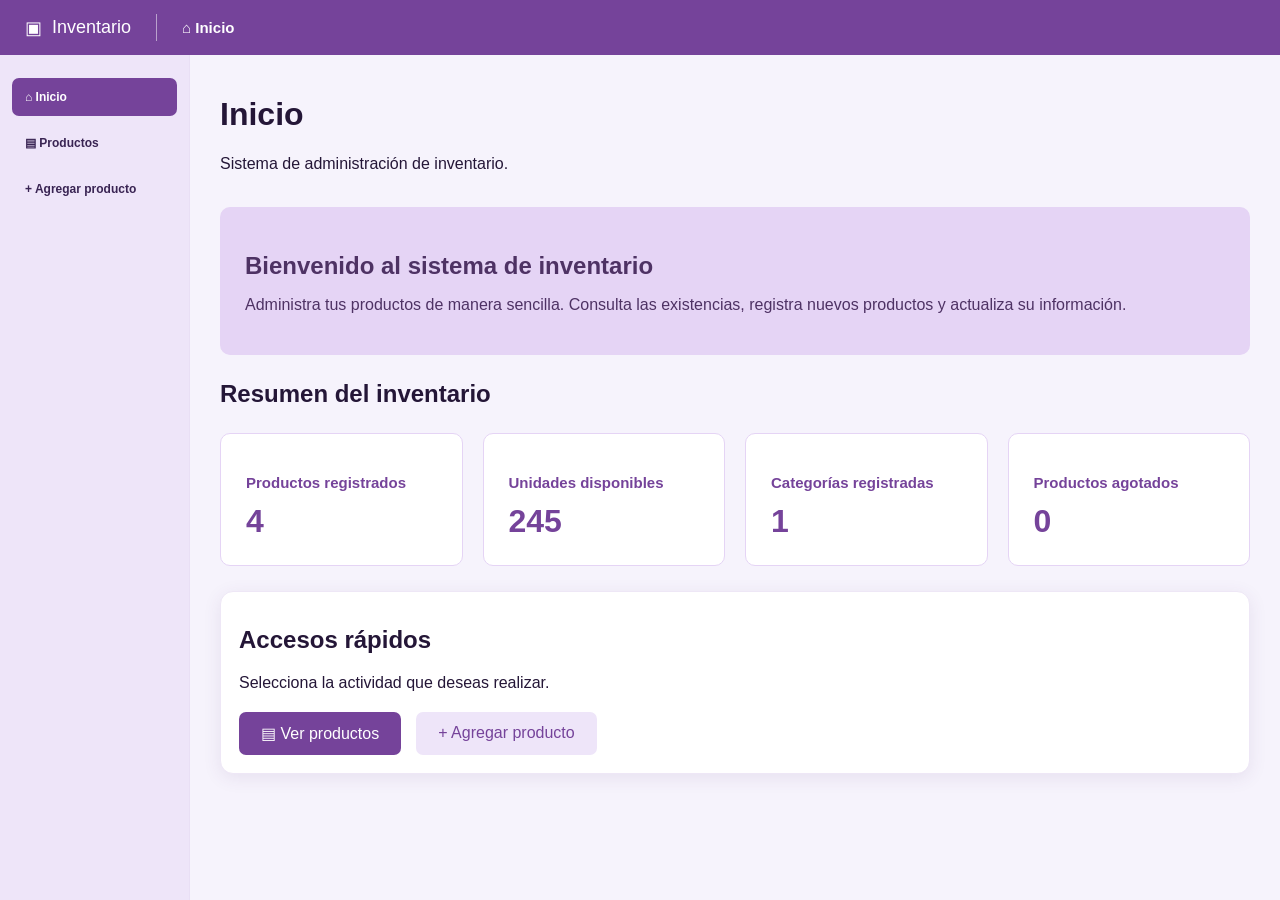
<file: inventario-web/index.html>
<!DOCTYPE html>
<html lang="es">

<head>

    <meta charset="UTF-8">
    <meta name="viewport" content="width=device-width, initial-scale=1.0">

    <title>Inicio - Inventario</title>

    <link rel="stylesheet" href="style.css">

    <style>

        .bienvenida {
            background: #e5d4f5;
            padding: 25px;
            border-radius: 10px;
            margin-bottom: 25px;
            color: #4e3264;
        }

        .bienvenida h2 {
            margin-bottom: 10px;
        }

        .resumen {
            display: grid;
            grid-template-columns: repeat(auto-fit, minmax(180px, 1fr));
            gap: 20px;
            margin: 25px 0;
        }

        .estadistica {
            background: white;
            padding: 25px;
            border-radius: 10px;
            border: 1px solid #e5d4f5;
        }

        .estadistica h3 {
            font-size: 15px;
            color: #75439a;
            margin-bottom: 12px;
        }

        .estadistica strong {
            font-size: 32px;
            color: #75439a;
        }

        .accesos {
            display: flex;
            gap: 15px;
            flex-wrap: wrap;
            margin-top: 20px;
        }

        .acceso {
            display: inline-block;
            background: #75439a;
            color: white;
            padding: 12px 22px;
            border-radius: 7px;
            text-decoration: none;
        }

        .acceso:hover {
            background: #603480;
            color: white;
        }

        .acceso-secundario {
            background: #eee5f9;
            color: #75439a;
        }

    </style>

</head>

<body>

    <header class="barra-superior">

        <div class="marca">
            <span>▣</span> Inventario
        </div>

        <div class="separador"></div>

        <div class="titulo-superior">
            ⌂ Inicio
        </div>

    </header>

    <div class="contenedor">

        <aside class="menu">

            <nav>

                <a href="index.html" class="activo">
                    ⌂ Inicio
                </a>

                <a href="productos.html">
                    ▤ Productos
                </a>

                <a href="agregar.html">
                    + Agregar producto
                </a>

            </nav>

        </aside>

        <main class="contenido">

            <h1>Inicio</h1>

            <p>Sistema de administración de inventario.</p>

            <br>

            <div class="bienvenida">

                <h2>Bienvenido al sistema de inventario</h2>

                <p>
                    Administra tus productos de manera sencilla.
                    Consulta las existencias, registra nuevos
                    productos y actualiza su información.
                </p>

            </div>

            <h2>Resumen del inventario</h2>

            <div class="resumen">

                <div class="estadistica">

                    <h3>Productos registrados</h3>

                    <strong id="totalProductos">0</strong>

                </div>

                <div class="estadistica">

                    <h3>Unidades disponibles</h3>

                    <strong id="totalUnidades">0</strong>

                </div>

                <div class="estadistica">

                    <h3>Categorías registradas</h3>

                    <strong id="totalCategorias">0</strong>

                </div>

                <div class="estadistica">

                    <h3>Productos agotados</h3>

                    <strong id="totalAgotados">0</strong>

                </div>

            </div>

            <div class="tarjeta">

                <h2>Accesos rápidos</h2>

                <p>Selecciona la actividad que deseas realizar.</p>

                <div class="accesos">

                    <a href="productos.html" class="acceso">
                        ▤ Ver productos
                    </a>

                    <a href="agregar.html"
                       class="acceso acceso-secundario">

                        + Agregar producto

                    </a>

                </div>

            </div>

        </main>

    </div>

    <script>

        // Productos iniciales

        const productosIniciales = [

            {
                id: 1,
                nombre: "Lápiz",
                categoria: "Papelería",
                descripcion: "Lápiz de escritura",
                cantidad: 120
            },

            {
                id: 2,
                nombre: "Cuaderno",
                categoria: "Papelería",
                descripcion: "Cuaderno escolar",
                cantidad: 50
            },

            {
                id: 3,
                nombre: "Borrador",
                categoria: "Papelería",
                descripcion: "Borrador blanco",
                cantidad: 35
            },

            {
                id: 4,
                nombre: "Regla",
                categoria: "Papelería",
                descripcion: "Regla de 30 cm",
                cantidad: 40
            }

        ];

        // Crear almacenamiento local si no existe

        if (localStorage.getItem("productos") === null) {

            localStorage.setItem(

                "productos",

                JSON.stringify(productosIniciales)

            );

        }

        // Actualizar resumen del inventario

        function actualizarResumen() {

            const productos = JSON.parse(

                localStorage.getItem("productos")

            ) || [];

            // Total de productos

            const totalProductos = productos.length;

            // Total de unidades disponibles

            const totalUnidades = productos.reduce(

                (total, producto) => total + Number(producto.cantidad),

                0

            );

            // Total de categorías diferentes

            const totalCategorias = new Set(

                productos.map(producto => producto.categoria)

            ).size;

            // Productos sin existencia

            const totalAgotados = productos.filter(

                producto => Number(producto.cantidad) === 0

            ).length;

            // Mostrar los resultados

            document.getElementById("totalProductos").textContent =
                totalProductos;

            document.getElementById("totalUnidades").textContent =
                totalUnidades;

            document.getElementById("totalCategorias").textContent =
                totalCategorias;

            document.getElementById("totalAgotados").textContent =
                totalAgotados;

        }

        actualizarResumen();

        window.addEventListener("pageshow", actualizarResumen);

        window.addEventListener("storage", actualizarResumen);

    </script>

</body>

</html>
</file>
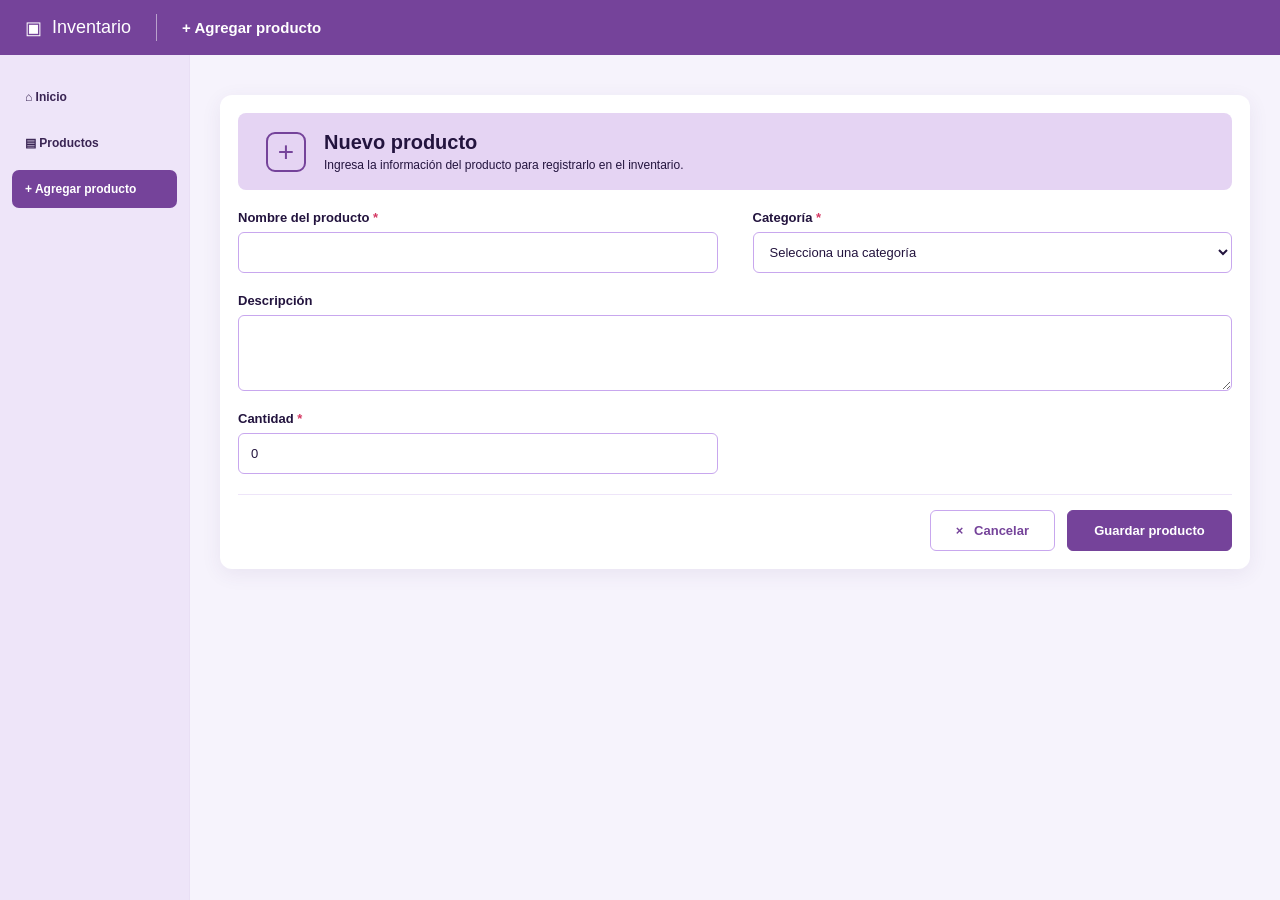
<file: inventario-web/agregar.html>
<!DOCTYPE html>
<html lang="es">

<head>
    <meta charset="UTF-8">
    <meta name="viewport" content="width=device-width, initial-scale=1.0">
    <title>Agregar producto</title>

    <link rel="stylesheet" href="style.css">

    <style>

        .formulario-producto {
            background: #ffffff;
            border-radius: 12px;
            padding: 18px;
            margin: 20px 0;
            box-shadow: 0 5px 20px rgba(76, 45, 110, 0.08);
        }

        .cabecera-producto {
            display: flex;
            align-items: center;
            gap: 18px;
            background: #e5d4f3;
            padding: 18px 28px;
            border-radius: 8px;
            margin-bottom: 20px;
            color: #23143e;
        }

        .icono-nuevo {
            width: 40px;
            height: 40px;
            border: 2px solid #75439a;
            border-radius: 9px;
            display: flex;
            align-items: center;
            justify-content: center;
            font-size: 28px;
            color: #75439a;
            flex-shrink: 0;
        }

        .cabecera-producto h2 {
            font-size: 20px;
            margin: 0 0 4px;
        }

        .cabecera-producto p {
            font-size: 12px;
            margin: 0;
        }

        .campos-producto {
            display: grid;
            grid-template-columns: repeat(2, minmax(0, 1fr));
            column-gap: 35px;
            row-gap: 20px;
        }

        .campo-producto {
            display: flex;
            flex-direction: column;
            gap: 7px;
            min-width: 0;
        }

        .campo-completo {
            grid-column: 1 / -1;
        }

        .campo-producto label {
            font-size: 13px;
            font-weight: 600;
            color: #23143e;
        }

        .obligatorio {
            color: #d43762;
        }

        .campo-producto input,
        .campo-producto select,
        .campo-producto textarea {
            width: 100%;
            box-sizing: border-box;
            padding: 11px 12px;
            border: 1px solid #c8a7ee;
            border-radius: 6px;
            background: #ffffff;
            color: #23143e;
            font-family: inherit;
            font-size: 13px;
            outline: none;
            margin: 0;
        }

        .campo-producto input,
        .campo-producto select {
            min-height: 41px;
        }

        .campo-producto textarea {
            height: 76px;
            resize: vertical;
        }

        .campo-producto input:focus,
        .campo-producto select:focus,
        .campo-producto textarea:focus {
            border-color: #75439a;
            box-shadow: 0 0 0 2px #eee5f9;
        }

        .acciones-formulario {
            display: flex;
            justify-content: flex-end;
            align-items: center;
            gap: 12px;
            border-top: 1px solid #eee5f9;
            padding-top: 15px;
            margin-top: 20px;
        }

        .acciones-formulario .cancelar-producto,
        .acciones-formulario .guardar-producto {
            display: inline-flex;
            align-items: center;
            justify-content: center;
            width: auto;
            min-height: 41px;
            padding: 10px 25px;
            border-radius: 6px;
            font-family: inherit;
            font-size: 13px;
            font-weight: 600;
            text-decoration: none;
            cursor: pointer;
            margin: 0;
            box-sizing: border-box;
        }

        .acciones-formulario .cancelar-producto {
            background: #ffffff;
            border: 1px solid #c8a7ee;
            color: #75439a;
        }

        .acciones-formulario .guardar-producto {
            background: #75439a;
            border: 1px solid #75439a;
            color: #ffffff;
        }

        .acciones-formulario .cancelar-producto:hover {
            background: #f3ebfa;
        }

        .acciones-formulario .guardar-producto:hover {
            background: #603480;
        }

        #mensaje {
            color: #c23750;
            font-size: 13px;
            margin-top: 12px;
        }

        #mensaje:empty {
            display: none;
        }

        @media (max-width: 700px) {

            .campos-producto {
                grid-template-columns: 1fr;
            }

            .cabecera-producto {
                padding: 15px;
            }

            .acciones-formulario {
                flex-wrap: wrap;
            }

        }

    </style>

</head>

<body>

    <header class="barra-superior">

        <div class="marca">
            <span>▣</span> Inventario
        </div>

        <div class="separador"></div>

        <div class="titulo-superior">
            + Agregar producto
        </div>

    </header>

    <div class="contenedor">

        <aside class="menu">

            <nav>

                <a href="index.html">
                    ⌂ Inicio
                </a>

                <a href="productos.html">
                    ▤ Productos
                </a>

                <a href="agregar.html" class="activo">
                    + Agregar producto
                </a>

            </nav>

        </aside>

        <main class="contenido">

            <div class="formulario-producto">

                <div class="cabecera-producto">

                    <div class="icono-nuevo">
                        +
                    </div>

                    <div>

                        <h2>Nuevo producto</h2>

                        <p>
                            Ingresa la información del producto
                            para registrarlo en el inventario.
                        </p>

                    </div>

                </div>

                <form id="formProducto">

                    <div class="campos-producto">

                        <div class="campo-producto">

                            <label for="nombre">
                                Nombre del producto
                                <span class="obligatorio">*</span>
                            </label>

                            <input
                                type="text"
                                id="nombre"
                                name="nombre"
                                maxlength="100"
                                required
                            >

                        </div>

                        <div class="campo-producto">

                            <label for="categoria">
                                Categoría
                                <span class="obligatorio">*</span>
                            </label>

                            <select
                                id="categoria"
                                name="categoria"
                                required
                            >

                                <option value="">
                                    Selecciona una categoría
                                </option>

                                <option value="Computación">
                                    Computación
                                </option>

                                <option value="Electrónica">
                                    Electrónica
                                </option>

                                <option value="Papelería">
                                    Papelería
                                </option>

                                <option value="Accesorios">
                                    Accesorios
                                </option>

                                <option value="Otros">
                                    Otros
                                </option>

                            </select>

                        </div>

                        <div class="campo-producto campo-completo">

                            <label for="descripcion">
                                Descripción
                            </label>

                            <textarea
                                id="descripcion"
                                name="descripcion"
                                rows="3"
                            ></textarea>

                        </div>

                        <div class="campo-producto">

                            <label for="cantidad">
                                Cantidad
                                <span class="obligatorio">*</span>
                            </label>

                            <input
                                type="number"
                                id="cantidad"
                                name="cantidad"
                                min="0"
                                max="2147483647"
                                step="1"
                                value="0"
                                required
                            >

                        </div>

                    </div>

                    <p id="mensaje" role="alert"></p>

                    <div class="acciones-formulario">

                        <a
                            href="productos.html"
                            class="cancelar-producto"
                        >
                            × &nbsp; Cancelar
                        </a>

                        <button
                            type="submit"
                            class="guardar-producto"
                        >
                            Guardar producto
                        </button>

                    </div>

                </form>

            </div>

        </main>

    </div>

    <script>

        // Productos iniciales

        const productosIniciales = [

            {
                id: 1,
                nombre: "Lápiz",
                categoria: "Papelería",
                descripcion: "Lápiz de escritura",
                cantidad: 120
            },

            {
                id: 2,
                nombre: "Cuaderno",
                categoria: "Papelería",
                descripcion: "Cuaderno escolar",
                cantidad: 50
            },

            {
                id: 3,
                nombre: "Borrador",
                categoria: "Papelería",
                descripcion: "Borrador blanco",
                cantidad: 35
            },

            {
                id: 4,
                nombre: "Regla",
                categoria: "Papelería",
                descripcion: "Regla de 30 cm",
                cantidad: 40
            }

        ];

        // Crear almacenamiento local

        if (localStorage.getItem("productos") === null) {

            localStorage.setItem(
                "productos",
                JSON.stringify(productosIniciales)
            );

        }

        const formulario = document.getElementById("formProducto");

        const mensaje = document.getElementById("mensaje");

        // Guardar producto

        formulario.addEventListener("submit", function(evento) {

            evento.preventDefault();

            mensaje.textContent = "";

            const nombre = document.getElementById("nombre")
                .value.trim();

            const categoria = document.getElementById("categoria")
                .value;

            const descripcion = document.getElementById("descripcion")
                .value.trim();

            const cantidadTexto = document.getElementById("cantidad")
                .value;

            const cantidad = Number(cantidadTexto);

            // Validar campos obligatorios

            if (nombre === "" || categoria === "") {

                mensaje.textContent =
                    "Completa los campos obligatorios.";

                return;

            }

            // Validar cantidad

            if (
                cantidadTexto === "" ||
                !Number.isInteger(cantidad) ||
                cantidad < 0 ||
                cantidad > 2147483647
            ) {

                mensaje.textContent =
                    "Ingresa una cantidad válida.";

                return;

            }

            try {

                // Recuperar productos registrados

                const productos = JSON.parse(
                    localStorage.getItem("productos")
                ) || [];

                // Evitar productos duplicados

                const duplicado = productos.some(producto =>

                    producto.nombre.toLowerCase() ===
                    nombre.toLowerCase() &&

                    producto.categoria === categoria

                );

                if (duplicado) {

                    mensaje.textContent =
                        "Este producto ya se encuentra registrado.";

                    return;

                }

                // Generar ID automáticamente

                const id = productos.length > 0

                    ? Math.max(...productos.map(p => p.id)) + 1

                    : 1;

                // Crear producto

                const nuevoProducto = {

                    id: id,
                    nombre: nombre,
                    categoria: categoria,
                    descripcion: descripcion,
                    cantidad: cantidad

                };

                // Guardar producto

                productos.push(nuevoProducto);

                localStorage.setItem(
                    "productos",
                    JSON.stringify(productos)
                );

                alert("Producto guardado correctamente.");

                window.location.href = "productos.html";

            } catch (error) {

                mensaje.textContent =
                    "No se pudo guardar el producto.";

            }

        });

    </script>

</body>

</html>
</file>
<file: inventario-web/style.css>
* {
    box-sizing: border-box;
}

body {
    margin: 0;
    font-family: 'Poppins', Arial, sans-serif;
    background-color: #f6f3fc;
    color: #241637;
}

/* Barra superior */

.barra-superior {
    height: 55px;
    background: #75439a;
    display: flex;
    align-items: center;
    padding: 0 25px;
    gap: 25px;
    color: white;
}

.marca {
    display: flex;
    align-items: center;
    gap: 10px;
    font-size: 18px;
}

.icono-marca {
    font-size: 25px;
    font-weight: 400;
}

.separador {
    height: 27px;
    width: 1px;
    background: #ffffff80;
}

.titulo-superior {
    display: flex;
    align-items: center;
    gap: 12px;
    font-size: 15px;
    font-weight: 600;
}

.titulo-superior span {
    font-size: 23px;
    font-weight: 600;
}

/* Estructura */

.contenedor {
    display: flex;
    min-height: calc(100vh - 55px);
}

/* Menú lateral */

.menu {
    width: 190px;
    flex-shrink: 0;
    padding: 23px 12px;
    background: #eee5f9;
    border-right: 1px solid #e9dff5;
}

.menu nav a {
    display: flex;
    align-items: center;
    gap: 12px;
    padding: 12px 13px;
    margin-bottom: 8px;
    border-radius: 7px;
    text-decoration: none;
    color: #392453;
    font-size: 12px;
    font-weight: 600;
    transition: 0.2s;
}

.menu nav a span {
    font-size: 22px;
    font-weight: 600;
    width: 22px;
    text-align: center;
}

.menu nav a:hover {
    background: #e1d1f2;
}

.menu nav a.activo {
    background: #75439a;
    color: white;
}

/* Contenido principal */

.contenido {
    flex: 1;
    min-width: 0;
    padding: 20px 30px;
}

main {
    max-width: 1150px;
    margin: 0 auto;
}

/* Tarjeta */

.tarjeta {
    background: white;
    border-radius: 13px;
    padding: 14px 18px 18px;
    box-shadow: 0 4px 18px #58387918;
    border: 1px solid #eee7f6;
}

/* Encabezado del formulario */

.encabezado-formulario {
    display: flex;
    align-items: center;
    gap: 18px;
    min-height: 78px;
    padding: 15px 28px;
    margin-bottom: 20px;
    border-radius: 8px;
    color: #29163e;
    background-color: #e5d4f5;
}

.icono-producto {
    display: flex;
    align-items: center;
    justify-content: center;
    width: 43px;
    height: 43px;
    border: 2px solid #63398b;
    border-radius: 9px;
    font-size: 30px;
    font-weight: 500;
    color: #63398b;
    flex-shrink: 0;
}

.encabezado-formulario h2 {
    font-size: 19px;
    font-weight: 700;
    margin: 0 0 3px;
}

.encabezado-formulario p {
    font-size: 11px;
    margin: 0;
    font-weight: 500;
}

/* Campos del formulario */

.fila {
    display: grid;
    grid-template-columns: 1fr 1fr;
    gap: 35px;
}

.campo {
    margin-bottom: 18px;
}

.campo label {
    display: block;
    font-size: 12px;
    font-weight: 600;
    margin-bottom: 6px;
    color: #251635;
}

.campo label b {
    color: #dc365c;
}

input,
select,
textarea {
    width: 100%;
    padding: 10px 12px;
    font-family: 'Poppins', Arial, sans-serif;
    font-size: 12px;
    color: #352344;
    background: white;
    border: 1px solid #cbb5e6;
    border-radius: 6px;
    outline: none;
    transition: 0.2s;
}

input:focus,
select:focus,
textarea:focus {
    border-color: #8658b4;
    box-shadow: 0 0 0 3px #8658b41a;
}

textarea {
    min-height: 65px;
    resize: vertical;
}

.campo-cantidad {
    width: calc(50% - 18px);
}

/* Botones */

.botones {
    display: flex;
    justify-content: flex-end;
    align-items: center;
    gap: 12px;
    padding-top: 15px;
    margin-top: 8px;
    border-top: 1px solid #eee6f6;
}

.cancelar {
    display: inline-flex;
    align-items: center;
    justify-content: center;
    padding: 10px 20px;
    min-width: 120px;
    border: 1px solid #c5a9df;
    border-radius: 6px;
    color: #573579;
    text-decoration: none;
    font-size: 12px;
    font-weight: 600;
    background: white;
}

.cancelar:hover {
    background: #f5effb;
}

button {
    padding: 11px 20px;
    min-width: 165px;
    border: none;
    border-radius: 6px;
    background: #75439a;
    color: white;
    font-family: 'Poppins', Arial, sans-serif;
    font-size: 12px;
    font-weight: 600;
    cursor: pointer;
    transition: 0.2s;
}

button:hover {
    background: #63398b;
}

/* Tablas */

table {
    width: 100%;
    border-collapse: collapse;
    background: white;
}

th {
    background: #e8d9f5;
    color: #46276c;
    padding: 12px;
    text-align: left;
    font-size: 12px;
}

td {
    padding: 12px;
    border-bottom: 1px solid #eee7f6;
    font-size: 12px;
}

tr:hover {
    background: #faf6ff;
}

/* Mensajes */

.mensaje {
    background: #e8f6ed;
    color: #246c40;
    padding: 12px;
    border-radius: 6px;
    margin-bottom: 15px;
    font-size: 12px;
}

/* Diseño adaptable */

@media (max-width: 800px) {
    .contenido {
        padding: 15px;
    }

    .menu {
        width: 165px;
    }

    .fila {
        gap: 15px;
    }
}

@media (max-width: 600px) {
    .barra-superior {
        padding: 0 15px;
        gap: 12px;
    }

    .marca {
        font-size: 14px;
    }

    .titulo-superior {
        font-size: 12px;
    }

    .contenedor {
        flex-direction: column;
    }

    .menu {
        width: 100%;
        padding: 10px;
    }

    .menu nav {
        display: flex;
        flex-wrap: wrap;
        gap: 5px;
    }

    .menu nav a {
        margin: 0;
        padding: 9px;
    }

    .contenido {
        padding: 15px;
    }

    .tarjeta {
        padding: 12px;
        overflow-x: auto;
    }

    .encabezado-formulario {
        padding: 15px;
    }

    .fila {
        grid-template-columns: 1fr;
        gap: 0;
    }

    .campo-cantidad {
        width: 100%;
    }

    .botones {
        flex-wrap: wrap;
    }
}

/* Pagina de productos */

.herramientas-productos {
    display: flex;
    justify-content: space-between;
    align-items: center;
    gap: 15px;
    margin: 20px 0;
}

.contador-productos {
    font-size: 13px;
    color: #59466d;
}

.contador-productos strong {
    color: #75439a;
}

.boton-agregar {
    background: #75439a;
    color: white;
    text-decoration: none;
    padding: 11px 18px;
    border-radius: 6px;
    font-size: 12px;
    font-weight: 600;
}

.boton-agregar:hover {
    background: #63398b;
}

/* Tabla */

.tabla-contenedor {
    width: 100%;
    overflow-x: auto;
    border: 1px solid #e4d7f0;
    border-radius: 8px;
}

.tabla-contenedor table {
    width: 100%;
    border-collapse: collapse;
}

.tabla-contenedor th {
    background: #e5d4f5;
    color: #392453;
    text-align: left;
    padding: 15px;
    font-size: 13px;
}

.tabla-contenedor td {
    padding: 16px;
    border-bottom: 1px solid #eee7f6;
    font-size: 12px;
    vertical-align: middle;
}

.tabla-contenedor td:nth-child(2) {
    width: auto;
}

.tabla-contenedor tbody tr:nth-child(even) {
    background: #faf7fd;
}

.tabla-contenedor tbody tr:hover {
    background: #f0e5fa;
}

.cantidad-producto {
    display: inline-block;
    min-width: 45px;
    background: #eee5f9;
    color: #63398b;
    text-align: center;
    padding: 5px 10px;
    border-radius: 6px;
    font-weight: 600;
}

/* Botones de acciones */

.acciones {
    display: flex;
    align-items: center;
    gap: 8px;
    flex-wrap: wrap;
}

.acciones form {
    margin: 0;
}

.btn-editar {
    background: #e5d4f5;
    color: #63398b;
    text-decoration: none;
    padding: 8px 12px;
    border-radius: 5px;
    font-size: 11px;
    font-weight: 600;
}

.btn-editar:hover {
    background: #d6bcec;
}

.btn-eliminar {
    background: #fbe5e8;
    color: #b83e50;
    padding: 8px 12px;
    min-width: auto;
    border: none;
    border-radius: 5px;
    font-size: 11px;
    font-weight: 600;
    cursor: pointer;
}

.btn-eliminar:hover {
    background: #efc3ca;
}

.sin-productos {
    text-align: center;
    padding: 30px;
    color: #897b98;
}

footer {
    text-align: center;
    color: #897b98;
    font-size: 12px;
    padding: 25px;
}

@media (max-width: 600px) {

    .herramientas-productos {
        flex-direction: column;
        align-items: stretch;
    }

    .boton-agregar {
        text-align: center;
    }

}
</file>
